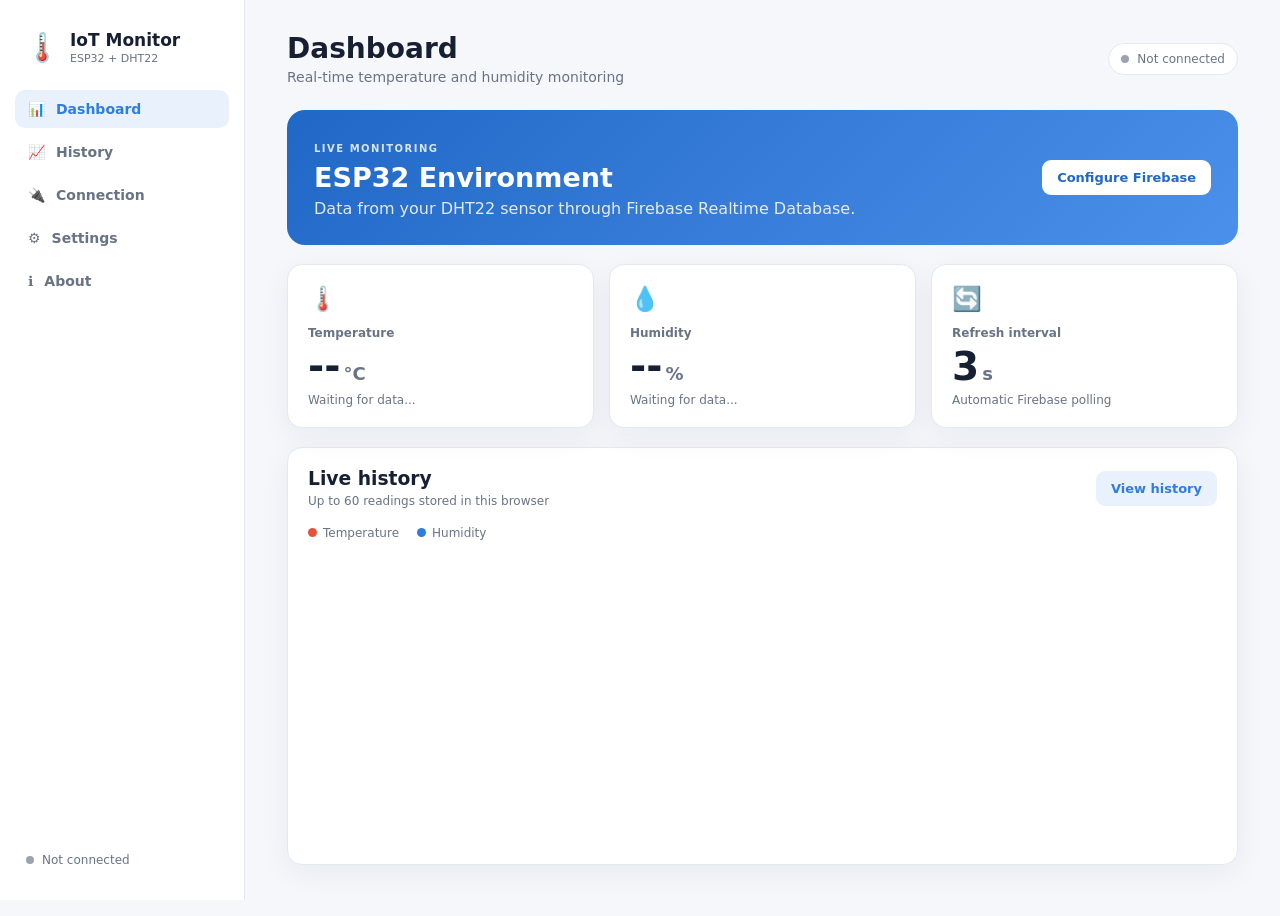
<file: index.html>
<!DOCTYPE html>
<html lang="en"><head><meta charset="utf-8"><meta name="viewport" content="width=device-width,initial-scale=1">
<title>Dashboard · ESP32 DHT22</title><link rel="stylesheet" href="css/style.css"></head>
<body><div class="app">
<aside class="sidebar"><div class="brand"><span class="brand-icon">🌡️</span><div><strong>IoT Monitor</strong><small>ESP32 + DHT22</small></div></div>
<nav class="nav"><a class="active" href="index.html">📊 <span>Dashboard</span></a><a class="" href="history.html">📈 <span>History</span></a><a class="" href="connection.html">🔌 <span>Connection</span></a><a class="" href="settings.html">⚙️ <span>Settings</span></a><a class="" href="about.html">ℹ️ <span>About</span></a></nav><div class="sidebar-status"><span class="dot"></span><span id="sideStatus">Not connected</span></div></aside>
<main class="main">
<header class="topbar"><div><h1>Dashboard</h1><p>Real-time temperature and humidity monitoring</p></div><div class="connection-pill"><span class="dot"></span><span id="connectionText">Disconnected</span></div></header>
<section class="hero"><div><span class="eyebrow">LIVE MONITORING</span><h2>ESP32 Environment</h2><p>Data from your DHT22 sensor through Firebase Realtime Database.</p></div><a class="btn primary" href="connection.html">Configure Firebase</a></section>
<section class="grid-3">
<article class="card"><div class="stat-icon">🌡️</div><div class="label">Temperature</div><div class="value"><span id="temperature">--</span><small>°C</small></div><div class="muted" id="temperatureTime">Waiting for data...</div></article>
<article class="card"><div class="stat-icon">💧</div><div class="label">Humidity</div><div class="value"><span id="humidity">--</span><small>%</small></div><div class="muted" id="humidityTime">Waiting for data...</div></article>
<article class="card"><div class="stat-icon">🔄</div><div class="label">Refresh interval</div><div class="value"><span id="refreshValue">3</span><small>s</small></div><div class="muted">Automatic Firebase polling</div></article>
</section>
<section class="card chart-card"><div class="section-head"><div><h3>Live history</h3><p>Up to 60 readings stored in this browser</p></div><a class="btn secondary" href="history.html">View history</a></div>
<div class="legend"><span><i class="temp-dot"></i>Temperature</span><span><i class="hum-dot"></i>Humidity</span></div><canvas id="chart"></canvas></section>
<div id="errorBox" class="notice hidden"></div>
</main></div><script src="js/app.js"></script></body></html>
</file>
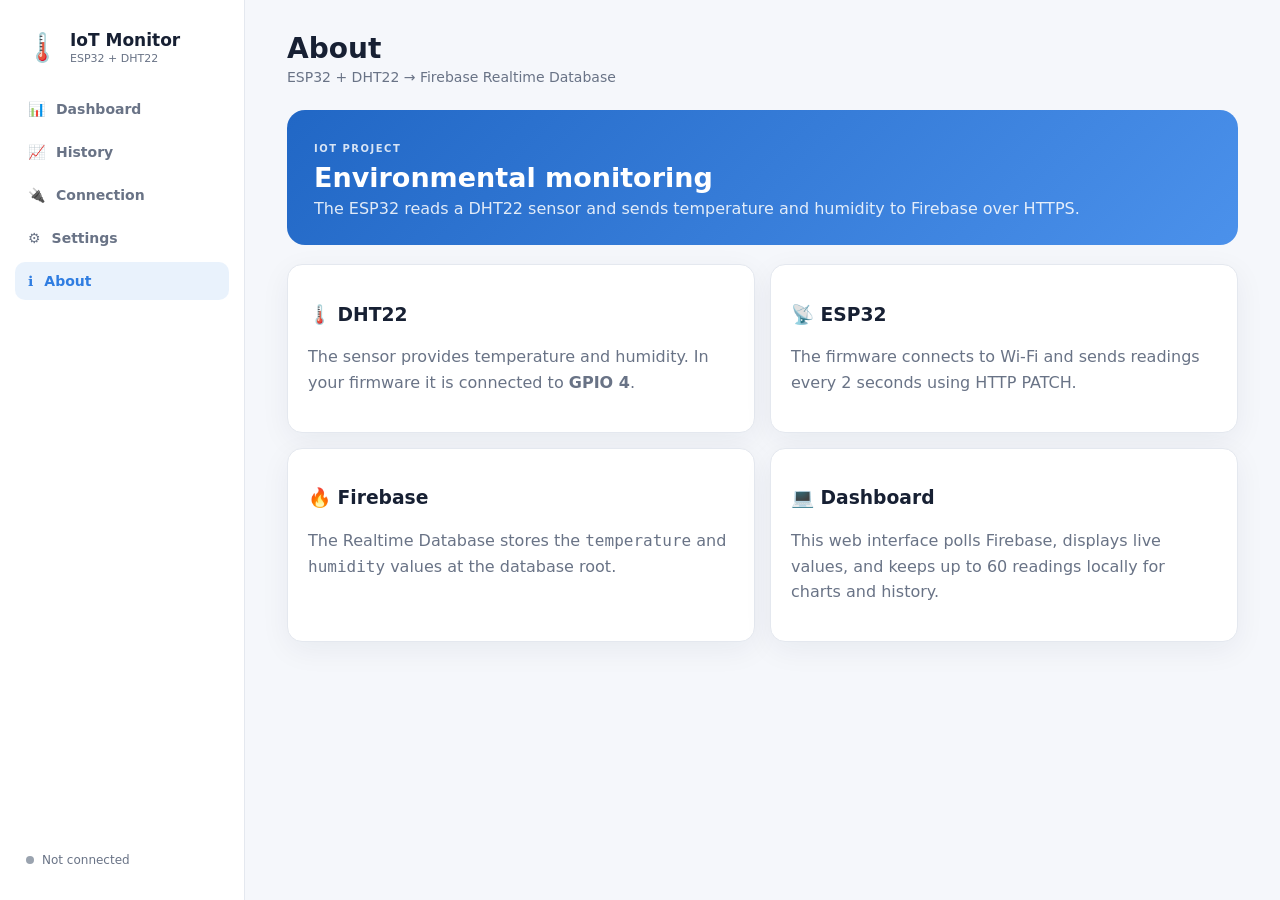
<file: about.html>
<!DOCTYPE html>
<html lang="en"><head><meta charset="utf-8"><meta name="viewport" content="width=device-width,initial-scale=1">
<title>About · ESP32 DHT22</title><link rel="stylesheet" href="css/style.css"></head>
<body><div class="app">
<aside class="sidebar"><div class="brand"><span class="brand-icon">🌡️</span><div><strong>IoT Monitor</strong><small>ESP32 + DHT22</small></div></div>
<nav class="nav"><a class="" href="index.html">📊 <span>Dashboard</span></a><a class="" href="history.html">📈 <span>History</span></a><a class="" href="connection.html">🔌 <span>Connection</span></a><a class="" href="settings.html">⚙️ <span>Settings</span></a><a class="active" href="about.html">ℹ️ <span>About</span></a></nav><div class="sidebar-status"><span class="dot"></span><span id="sideStatus">Not connected</span></div></aside>
<main class="main">
<header class="topbar"><div><h1>About</h1><p>ESP32 + DHT22 → Firebase Realtime Database</p></div></header>
<section class="hero"><div><span class="eyebrow">IOT PROJECT</span><h2>Environmental monitoring</h2><p>The ESP32 reads a DHT22 sensor and sends temperature and humidity to Firebase over HTTPS.</p></div></section>
<div class="info-grid"><section class="card"><h3>🌡️ DHT22</h3><p>The sensor provides temperature and humidity. In your firmware it is connected to <strong>GPIO 4</strong>.</p></section>
<section class="card"><h3>📡 ESP32</h3><p>The firmware connects to Wi-Fi and sends readings every 2 seconds using HTTP PATCH.</p></section>
<section class="card"><h3>🔥 Firebase</h3><p>The Realtime Database stores the <code>temperature</code> and <code>humidity</code> values at the database root.</p></section>
<section class="card"><h3>💻 Dashboard</h3><p>This web interface polls Firebase, displays live values, and keeps up to 60 readings locally for charts and history.</p></section></div>
</main></div><script src="js/app.js"></script></body></html>
</file>
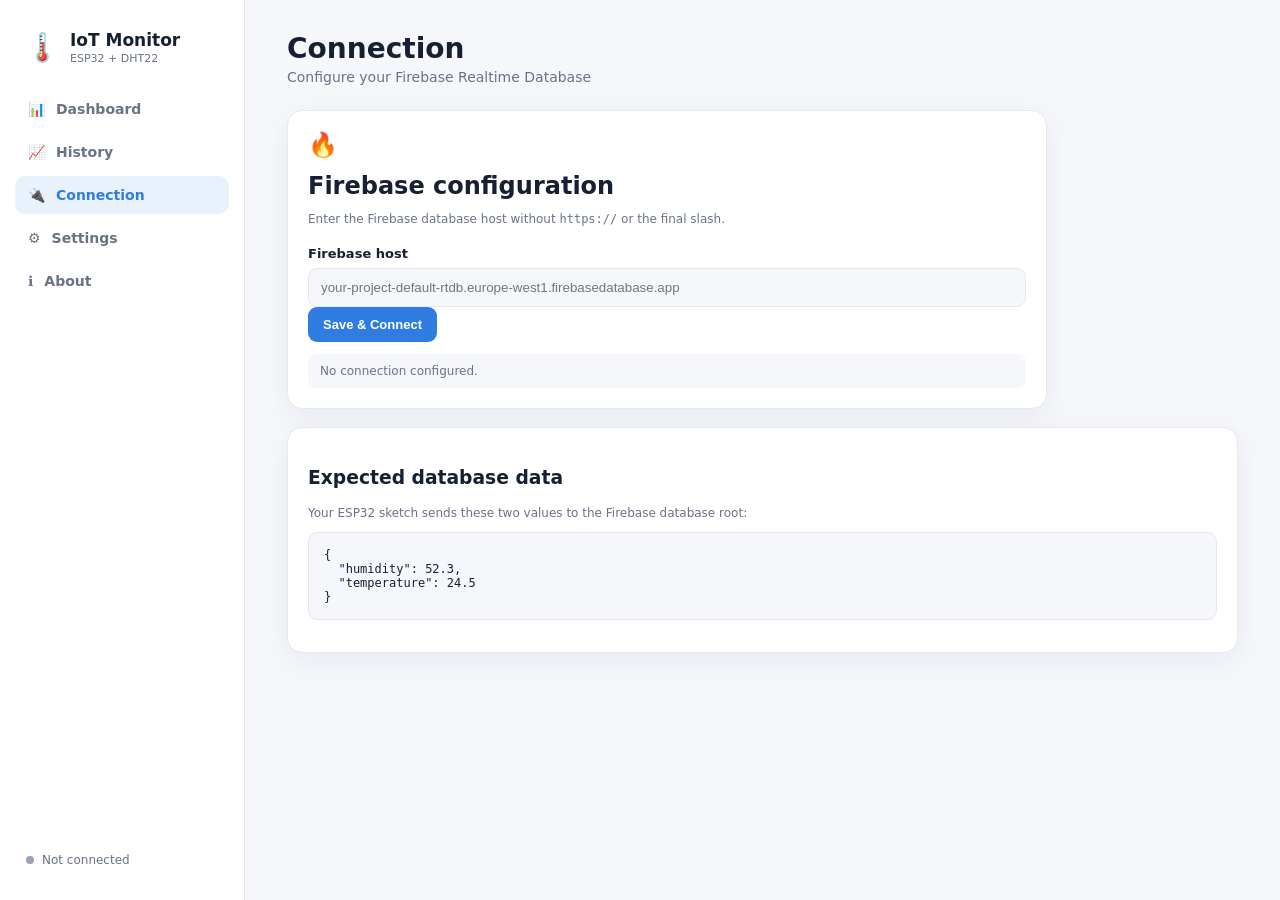
<file: connection.html>
<!DOCTYPE html>
<html lang="en"><head><meta charset="utf-8"><meta name="viewport" content="width=device-width,initial-scale=1">
<title>Connection · ESP32 DHT22</title><link rel="stylesheet" href="css/style.css"></head>
<body><div class="app">
<aside class="sidebar"><div class="brand"><span class="brand-icon">🌡️</span><div><strong>IoT Monitor</strong><small>ESP32 + DHT22</small></div></div>
<nav class="nav"><a class="" href="index.html">📊 <span>Dashboard</span></a><a class="" href="history.html">📈 <span>History</span></a><a class="active" href="connection.html">🔌 <span>Connection</span></a><a class="" href="settings.html">⚙️ <span>Settings</span></a><a class="" href="about.html">ℹ️ <span>About</span></a></nav><div class="sidebar-status"><span class="dot"></span><span id="sideStatus">Not connected</span></div></aside>
<main class="main">
<header class="topbar"><div><h1>Connection</h1><p>Configure your Firebase Realtime Database</p></div></header>
<section class="card form-card"><div class="stat-icon">🔥</div><h2>Firebase configuration</h2><p class="muted">Enter the Firebase database host without <code>https://</code> or the final slash.</p>
<label for="host">Firebase host</label><input id="host" type="text" value="test-1d6cf-default-rtdb.europe-west1.firebasedatabase.app" placeholder="your-project-default-rtdb.europe-west1.firebasedatabase.app">
<button class="btn primary" id="saveConnection">Save & Connect</button><div id="connectionMessage" class="message">No connection configured.</div></section>
<section class="card"><h3>Expected database data</h3><p class="muted">Your ESP32 sketch sends these two values to the Firebase database root:</p><pre>{
  "humidity": 52.3,
  "temperature": 24.5
}</pre></section>
</main></div><script src="js/app.js"></script></body></html>
</file>
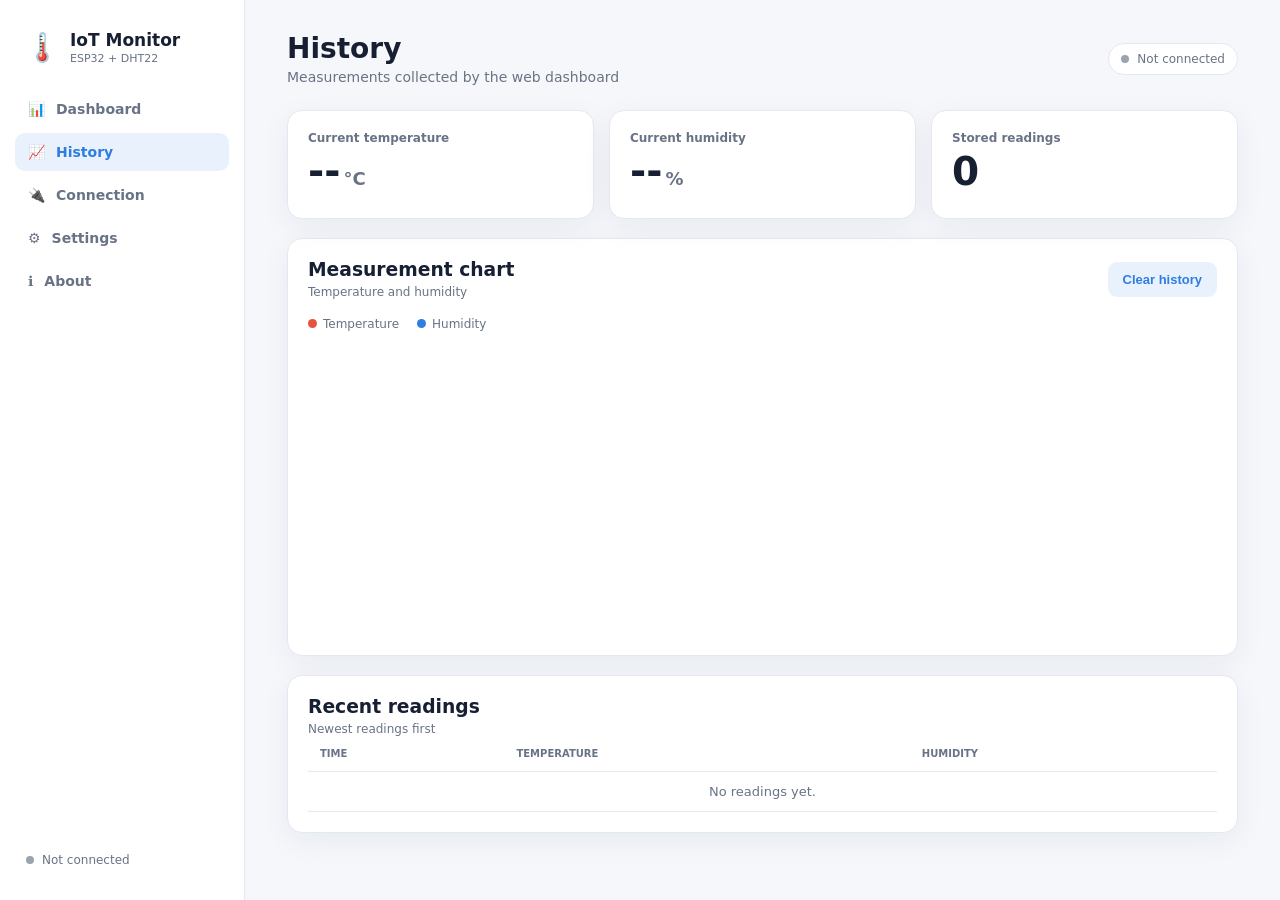
<file: history.html>
<!DOCTYPE html>
<html lang="en"><head><meta charset="utf-8"><meta name="viewport" content="width=device-width,initial-scale=1">
<title>History · ESP32 DHT22</title><link rel="stylesheet" href="css/style.css"></head>
<body><div class="app">
<aside class="sidebar"><div class="brand"><span class="brand-icon">🌡️</span><div><strong>IoT Monitor</strong><small>ESP32 + DHT22</small></div></div>
<nav class="nav"><a class="" href="index.html">📊 <span>Dashboard</span></a><a class="active" href="history.html">📈 <span>History</span></a><a class="" href="connection.html">🔌 <span>Connection</span></a><a class="" href="settings.html">⚙️ <span>Settings</span></a><a class="" href="about.html">ℹ️ <span>About</span></a></nav><div class="sidebar-status"><span class="dot"></span><span id="sideStatus">Not connected</span></div></aside>
<main class="main">
<header class="topbar"><div><h1>History</h1><p>Measurements collected by the web dashboard</p></div><div class="connection-pill"><span class="dot"></span><span id="connectionText">Disconnected</span></div></header>
<section class="grid-3">
<article class="card"><div class="label">Current temperature</div><div class="value"><span id="temperature">--</span><small>°C</small></div></article>
<article class="card"><div class="label">Current humidity</div><div class="value"><span id="humidity">--</span><small>%</small></div></article>
<article class="card"><div class="label">Stored readings</div><div class="value"><span id="readingCount">0</span></div></article>
</section>
<section class="card chart-card"><div class="section-head"><div><h3>Measurement chart</h3><p>Temperature and humidity</p></div><button class="btn secondary" id="clearHistory">Clear history</button></div><div class="legend"><span><i class="temp-dot"></i>Temperature</span><span><i class="hum-dot"></i>Humidity</span></div><canvas id="chart"></canvas></section>
<section class="card"><div class="section-head"><div><h3>Recent readings</h3><p>Newest readings first</p></div></div><div class="table-wrap"><table><thead><tr><th>Time</th><th>Temperature</th><th>Humidity</th></tr></thead><tbody id="historyTable"></tbody></table></div></section>
</main></div><script src="js/app.js"></script></body></html>
</file>
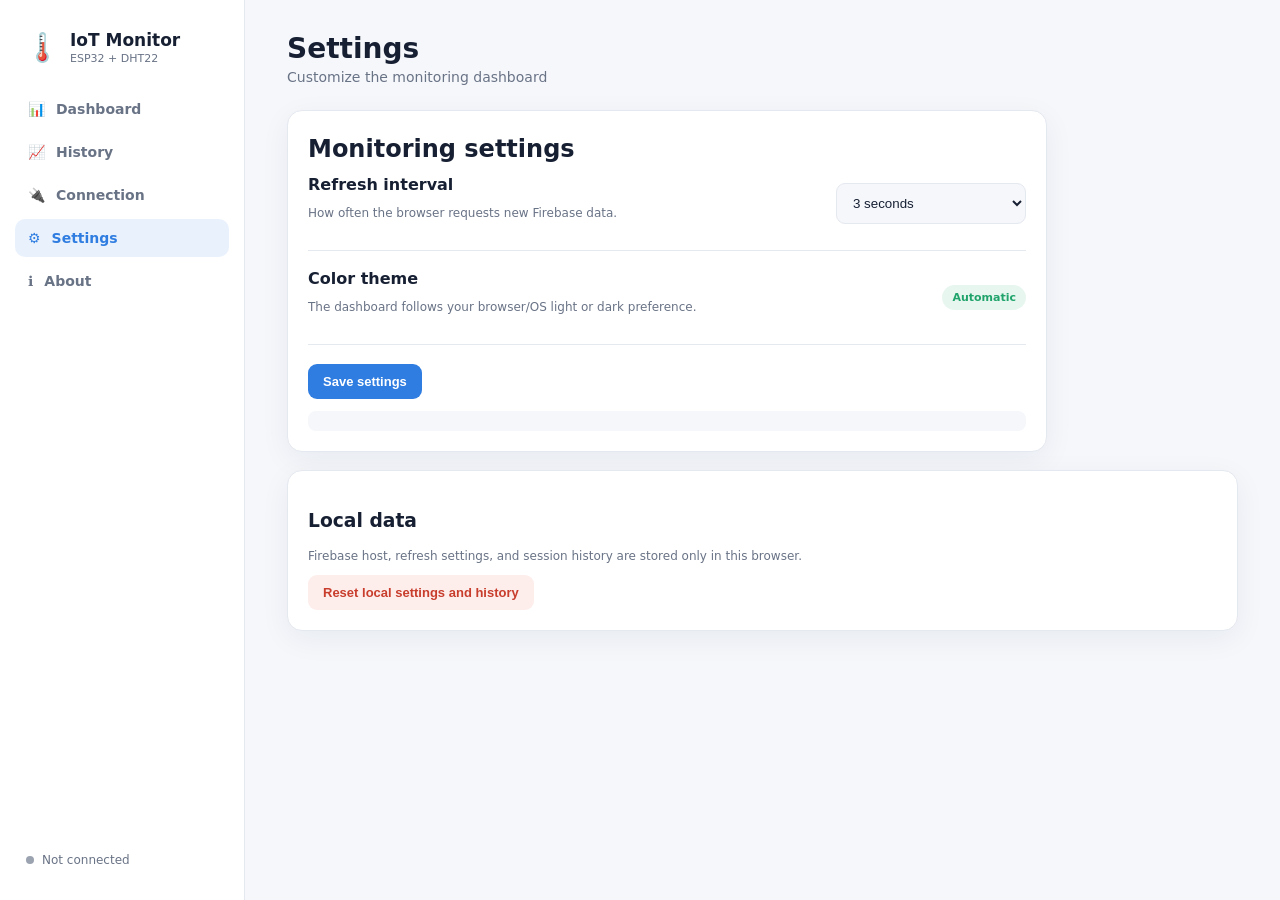
<file: settings.html>
<!DOCTYPE html>
<html lang="en"><head><meta charset="utf-8"><meta name="viewport" content="width=device-width,initial-scale=1">
<title>Settings · ESP32 DHT22</title><link rel="stylesheet" href="css/style.css"></head>
<body><div class="app">
<aside class="sidebar"><div class="brand"><span class="brand-icon">🌡️</span><div><strong>IoT Monitor</strong><small>ESP32 + DHT22</small></div></div>
<nav class="nav"><a class="" href="index.html">📊 <span>Dashboard</span></a><a class="" href="history.html">📈 <span>History</span></a><a class="" href="connection.html">🔌 <span>Connection</span></a><a class="active" href="settings.html">⚙️ <span>Settings</span></a><a class="" href="about.html">ℹ️ <span>About</span></a></nav><div class="sidebar-status"><span class="dot"></span><span id="sideStatus">Not connected</span></div></aside>
<main class="main">
<header class="topbar"><div><h1>Settings</h1><p>Customize the monitoring dashboard</p></div></header>
<section class="card form-card"><h2>Monitoring settings</h2>
<div class="setting"><div><strong>Refresh interval</strong><p class="muted">How often the browser requests new Firebase data.</p></div><select id="refreshInterval"><option value="1">1 second</option><option value="3">3 seconds</option><option value="5">5 seconds</option><option value="10">10 seconds</option><option value="30">30 seconds</option></select></div>
<div class="setting"><div><strong>Color theme</strong><p class="muted">The dashboard follows your browser/OS light or dark preference.</p></div><span class="badge">Automatic</span></div>
<br><button class="btn primary" id="saveSettings">Save settings</button><div id="settingsMessage" class="message"></div></section>
<section class="card"><h3>Local data</h3><p class="muted">Firebase host, refresh settings, and session history are stored only in this browser.</p><button class="btn danger" id="resetSettings">Reset local settings and history</button></section>
</main></div><script src="js/app.js"></script></body></html>
</file>
<file: css/style.css>
*{box-sizing:border-box}
:root{--bg:#f5f7fb;--card:#fff;--fg:#172033;--mut:#697386;--border:#e4e8ef;--primary:#2f7de1;--primary-dark:#205fae;--temp:#e5533d;--hum:#2f7de1;--ok:#20a46b;--danger:#c83d2c;--shadow:0 8px 30px rgba(20,35,60,.06)}
@media(prefers-color-scheme:dark){:root{--bg:#0f141b;--card:#171d26;--fg:#edf1f7;--mut:#9aa5b5;--border:#29313d;--shadow:none}}
html,body{min-height:100%}body{margin:0;font-family:Inter,system-ui,-apple-system,BlinkMacSystemFont,"Segoe UI",sans-serif;background:var(--bg);color:var(--fg)}
a{color:inherit}.app{min-height:100vh}.sidebar{position:fixed;left:0;top:0;bottom:0;width:245px;background:var(--card);border-right:1px solid var(--border);padding:22px 15px;display:flex;flex-direction:column;z-index:10}
.brand{display:flex;align-items:center;gap:10px;padding:8px 10px 25px}.brand-icon{font-size:28px}.brand strong{display:block;font-size:17px}.brand small{display:block;color:var(--mut);font-size:11px;margin-top:2px}
.nav{display:grid;gap:5px}.nav a{text-decoration:none;color:var(--mut);font-size:14px;font-weight:650;padding:11px 13px;border-radius:10px;display:flex;align-items:center;gap:11px}.nav a:hover,.nav a.active{background:rgba(47,125,225,.1);color:var(--primary)}
.sidebar-status{margin-top:auto;padding:11px;color:var(--mut);font-size:12px;display:flex;align-items:center;gap:8px}.dot{width:8px;height:8px;border-radius:50%;background:#9aa3af;display:inline-block}.dot.online{background:var(--ok);box-shadow:0 0 0 4px rgba(32,164,107,.12)}
.main{margin-left:245px;padding:32px 42px;max-width:1450px}.topbar{display:flex;justify-content:space-between;align-items:center;margin-bottom:25px}.topbar h1{font-size:28px;margin:0 0 4px}.topbar p{margin:0;color:var(--mut);font-size:14px}.connection-pill{display:flex;gap:8px;align-items:center;padding:8px 12px;background:var(--card);border:1px solid var(--border);border-radius:999px;color:var(--mut);font-size:12px}
.hero{background:linear-gradient(135deg,#2167c5,#4b91eb);color:#fff;border-radius:18px;padding:27px;display:flex;justify-content:space-between;align-items:center;gap:20px;margin-bottom:19px}.hero h2{margin:6px 0;font-size:27px}.hero p{margin:0;opacity:.86}.eyebrow{font-size:10px;letter-spacing:1.5px;font-weight:800;opacity:.82}
.btn{border:0;border-radius:9px;padding:10px 15px;font-size:13px;font-weight:700;cursor:pointer;text-decoration:none;display:inline-block}.btn.primary{background:var(--primary);color:#fff}.hero .btn.primary{background:#fff;color:#2167c5}.btn.secondary{background:rgba(47,125,225,.1);color:var(--primary)}.btn.danger{background:rgba(229,83,61,.1);color:var(--danger)}
.grid-3{display:grid;grid-template-columns:repeat(3,1fr);gap:15px;margin-bottom:19px}.card{background:var(--card);border:1px solid var(--border);border-radius:15px;box-shadow:var(--shadow);padding:20px}.stat-icon{font-size:24px;margin-bottom:13px}.label{color:var(--mut);font-size:12px;font-weight:700}.value{font-size:39px;font-weight:760;margin:4px 0}.value small{font-size:18px;color:var(--mut);font-weight:600;margin-left:3px}.muted{color:var(--mut);font-size:12px}
.chart-card{margin-bottom:19px}.section-head{display:flex;justify-content:space-between;align-items:center;gap:18px}.section-head h3{margin:0 0 5px}.section-head p{margin:0;color:var(--mut);font-size:12px}.legend{display:flex;gap:18px;color:var(--mut);font-size:12px;margin:18px 0 4px}.legend i{display:inline-block;width:9px;height:9px;border-radius:50%;margin-right:6px}.temp-dot{background:var(--temp)}.hum-dot{background:var(--hum)}canvas{width:100%;height:300px;display:block}
.form-card{max-width:760px;margin-bottom:18px}.form-card h2{margin:4px 0 8px}.form-card label{display:block;font-size:13px;font-weight:700;margin:20px 0 7px}.form-card input,.form-card select,.setting select{width:100%;padding:11px 12px;border-radius:9px;border:1px solid var(--border);background:var(--bg);color:var(--fg);outline:none}.form-card input:focus,.form-card select:focus{border-color:var(--primary)}.message{margin-top:12px;padding:10px 12px;border-radius:8px;font-size:12px;color:var(--mut);background:var(--bg)}.message.ok{color:var(--ok)}.message.error{color:var(--danger)}
pre{background:var(--bg);border:1px solid var(--border);border-radius:9px;padding:15px;overflow:auto;font-size:12px}code{font-family:ui-monospace,SFMono-Regular,Consolas,monospace}
.table-wrap{overflow:auto}table{width:100%;border-collapse:collapse;font-size:13px}th,td{text-align:left;padding:12px;border-bottom:1px solid var(--border)}th{color:var(--mut);font-size:10px;text-transform:uppercase}.empty{text-align:center;color:var(--mut)}
.setting{display:flex;justify-content:space-between;align-items:center;gap:30px;padding:18px 0;border-bottom:1px solid var(--border)}.setting:first-of-type{padding-top:4px}.setting select{width:190px}.badge{padding:6px 10px;border-radius:999px;background:rgba(32,164,107,.1);color:var(--ok);font-size:11px;font-weight:700}
.info-grid{display:grid;grid-template-columns:1fr 1fr;gap:15px}.info-grid .card p{color:var(--mut);line-height:1.6}.notice{padding:12px;border-radius:9px;background:rgba(229,83,61,.08);color:var(--danger);font-size:12px}.hidden{display:none!important}
@media(max-width:800px){.sidebar{width:70px;padding:17px 8px}.brand{padding:6px 5px 22px}.brand>div,.nav span,.sidebar-status span:last-child{display:none}.nav a{justify-content:center;font-size:18px}.main{margin-left:70px;padding:22px 15px}.topbar{align-items:flex-start;flex-direction:column;gap:10px}.hero{align-items:flex-start;flex-direction:column}.grid-3,.info-grid{grid-template-columns:1fr}.section-head{align-items:flex-start;flex-direction:column}.setting{align-items:flex-start;flex-direction:column}.setting select{width:100%}}
</file>
